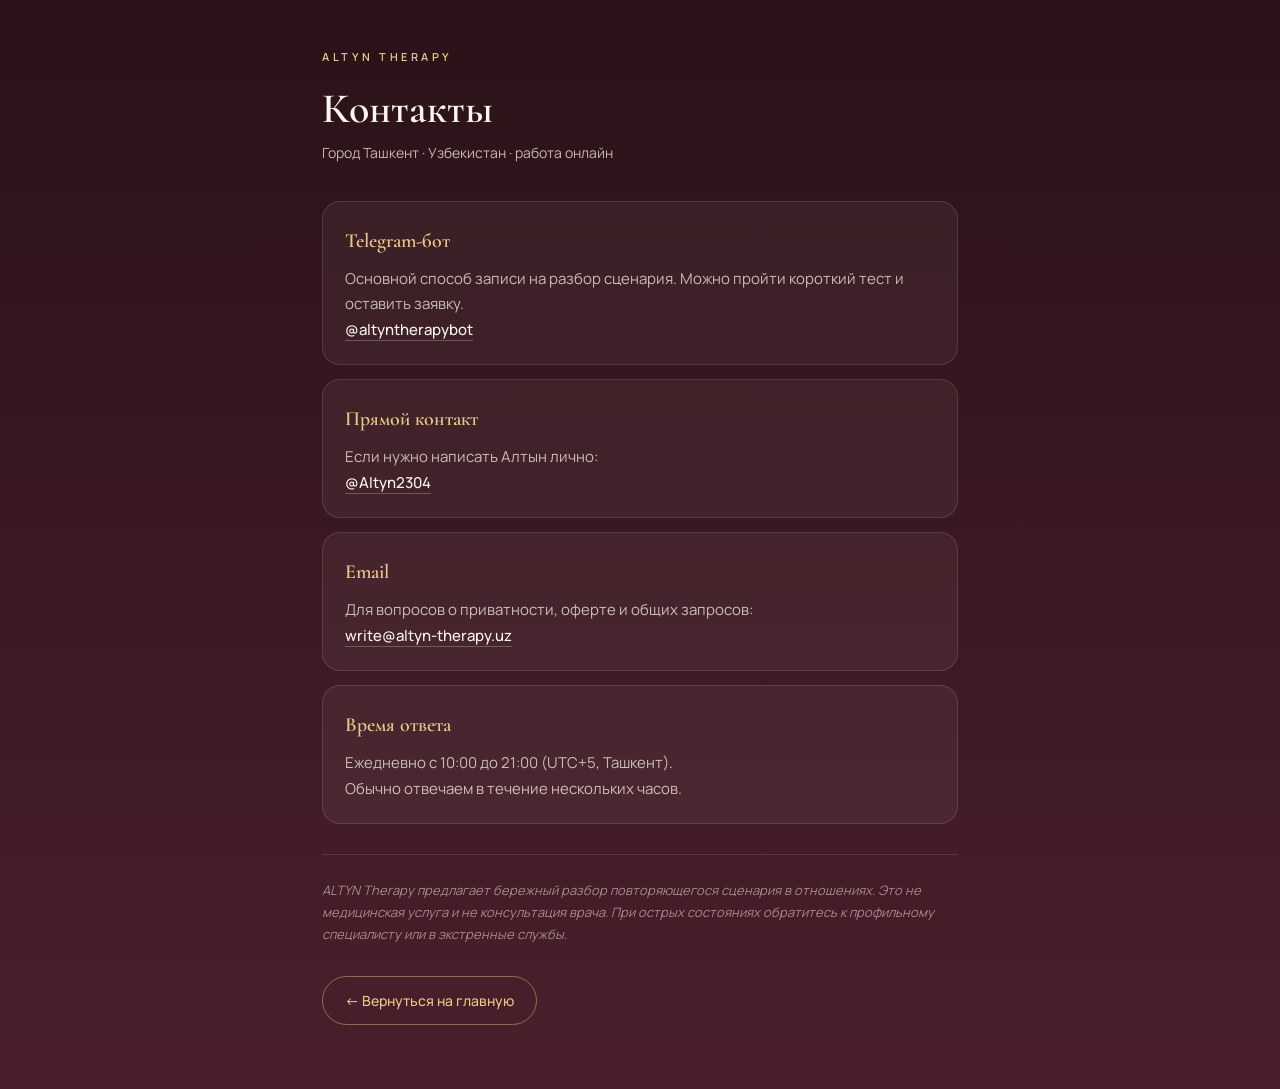
<file: contact/index.html>
<!doctype html>
<html lang="ru">
<head>
  <meta charset="UTF-8" />
  <meta name="viewport" content="width=device-width, initial-scale=1.0, viewport-fit=cover" />
  <title>Контакты — ALTYN Therapy</title>
  <meta name="description" content="Как связаться с ALTYN Therapy. Telegram-бот, прямой контакт, время ответа, город." />
  <meta name="robots" content="index, follow" />
  <link rel="canonical" href="https://www.altyn-therapy.uz/contact/" />
  <link rel="icon" type="image/svg+xml" href="/favicon.svg" />
  <meta name="theme-color" content="#2A1218" />
  <meta property="og:type" content="article" />
  <meta property="og:title" content="Контакты — ALTYN Therapy" />
  <meta property="og:url" content="https://www.altyn-therapy.uz/contact/" />
  <meta property="og:image" content="https://www.altyn-therapy.uz/og-image.jpg" />
  <link rel="preconnect" href="https://fonts.googleapis.com" />
  <link rel="preconnect" href="https://fonts.gstatic.com" crossorigin />
  <link href="https://fonts.googleapis.com/css2?family=Cormorant+Garamond:wght@500;600&family=Manrope:wght@300;400;500;600;700&display=swap" rel="stylesheet" />
  <style>
    :root{--bg-1:#2A1218;--bg-2:#4A1F2B;--ink:#fdf6ec;--ink-dim:rgba(253,246,236,.72);--gold:#e9c98a;--rule:rgba(253,246,236,.12)}
    *{box-sizing:border-box}html,body{margin:0;padding:0;background:linear-gradient(180deg,var(--bg-1),var(--bg-2))}
    body{font-family:'Manrope',system-ui,sans-serif;color:var(--ink);line-height:1.7;font-size:16px;-webkit-font-smoothing:antialiased}
    .wrap{max-width:680px;margin:0 auto;padding:48px 22px 64px}
    .brand{font-size:11px;letter-spacing:.32em;text-transform:uppercase;color:var(--gold);font-weight:600;margin-bottom:18px}
    h1{font-family:'Cormorant Garamond',Georgia,serif;font-size:clamp(30px,5vw,42px);font-weight:600;line-height:1.15;margin:0 0 8px}
    .sub{color:var(--ink-dim);font-size:14px;margin-bottom:36px}
    .card{background:rgba(253,246,236,.05);border:1px solid var(--rule);border-radius:18px;padding:22px;margin:14px 0}
    .card h3{font-family:'Cormorant Garamond',Georgia,serif;font-size:20px;margin:0 0 8px;color:var(--gold);font-weight:600}
    .card p{margin:0;color:var(--ink-dim);font-size:15px}
    .card a{color:var(--ink);text-decoration:none;border-bottom:1px solid rgba(253,246,236,.25);font-weight:500}
    .card a:hover{border-color:var(--ink)}
    .disclaimer{font-size:13px;color:rgba(253,246,236,.5);font-style:italic;margin-top:30px;padding-top:24px;border-top:1px solid var(--rule)}
    .back{display:inline-block;margin-top:30px;padding:12px 22px;border-radius:999px;border:1px solid rgba(233,201,138,.45);color:var(--gold);font-weight:500;font-size:14px;text-decoration:none}
  </style>
  <!-- Google tag (gtag.js) — Google Ads + GA4 -->
  <script async src="https://www.googletagmanager.com/gtag/js?id=AW-17919603900"></script>
  <script>
    window.dataLayer = window.dataLayer || [];
    function gtag(){dataLayer.push(arguments);}
    gtag('js', new Date());
    gtag('config', 'AW-17919603900');
  </script>
</head>
<body>
  <main class="wrap" data-testid="contact-page">
    <div class="brand">ALTYN Therapy</div>
    <h1>Контакты</h1>
    <div class="sub">Город Ташкент · Узбекистан · работа онлайн</div>

    <div class="card" data-testid="contact-bot">
      <h3>Telegram-бот</h3>
      <p>Основной способ записи на разбор сценария. Можно пройти короткий тест и оставить заявку.<br/>
      <a href="https://t.me/altyntherapybot" rel="noopener" target="_blank">@altyntherapybot</a></p>
    </div>

    <div class="card" data-testid="contact-direct">
      <h3>Прямой контакт</h3>
      <p>Если нужно написать Алтын лично:<br/>
      <a href="https://t.me/Altyn2304" rel="noopener" target="_blank">@Altyn2304</a></p>
    </div>

    <div class="card" data-testid="contact-email">
      <h3>Email</h3>
      <p>Для вопросов о приватности, оферте и общих запросов:<br/>
      <a href="mailto:write@altyn-therapy.uz">write@altyn-therapy.uz</a></p>
    </div>

    <div class="card" data-testid="contact-hours">
      <h3>Время ответа</h3>
      <p>Ежедневно с 10:00 до 21:00 (UTC+5, Ташкент).<br/>
      Обычно отвечаем в течение нескольких часов.</p>
    </div>

    <div class="disclaimer">
      ALTYN Therapy предлагает бережный разбор повторяющегося сценария в отношениях. Это не медицинская услуга и не консультация врача. При острых состояниях обратитесь к профильному специалисту или в экстренные службы.
    </div>

    <a class="back" href="/" data-testid="contact-back">← Вернуться на главную</a>
  </main>
</body>
</html>
</file>
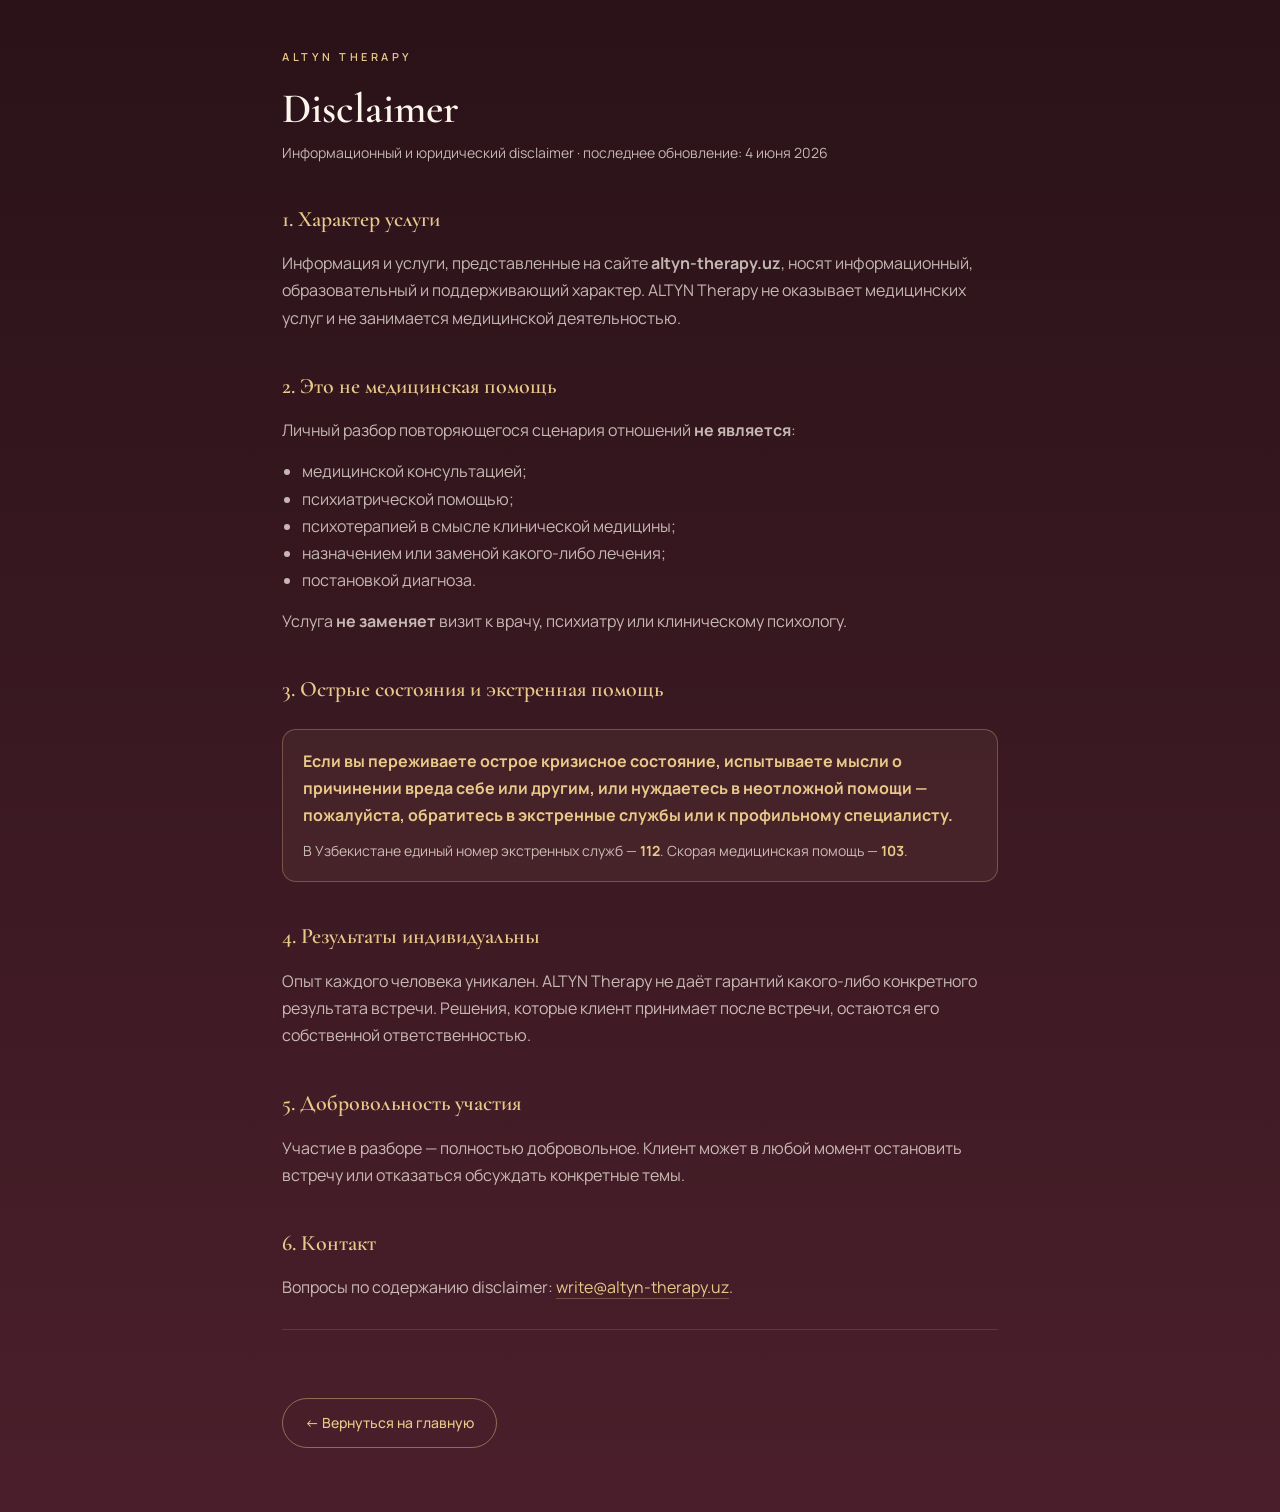
<file: disclaimer/index.html>
<!doctype html>
<html lang="ru">
<head>
  <meta charset="UTF-8" />
  <meta name="viewport" content="width=device-width, initial-scale=1.0, viewport-fit=cover" />
  <title>Disclaimer — ALTYN Therapy</title>
  <meta name="description" content="Информационный и юридический disclaimer ALTYN Therapy. Услуга носит исследовательский характер и не является медицинской консультацией." />
  <meta name="robots" content="index, follow" />
  <link rel="canonical" href="https://www.altyn-therapy.uz/disclaimer/" />
  <link rel="icon" type="image/svg+xml" href="/favicon.svg" />
  <meta name="theme-color" content="#2A1218" />
  <meta property="og:type" content="article" />
  <meta property="og:title" content="Disclaimer — ALTYN Therapy" />
  <meta property="og:url" content="https://www.altyn-therapy.uz/disclaimer/" />
  <meta property="og:image" content="https://www.altyn-therapy.uz/og-image.jpg" />
  <link rel="preconnect" href="https://fonts.googleapis.com" />
  <link rel="preconnect" href="https://fonts.gstatic.com" crossorigin />
  <link href="https://fonts.googleapis.com/css2?family=Cormorant+Garamond:wght@500;600&family=Manrope:wght@300;400;500;600;700&display=swap" rel="stylesheet" />
  <style>
    :root{--bg-1:#2A1218;--bg-2:#4A1F2B;--ink:#fdf6ec;--ink-dim:rgba(253,246,236,.72);--gold:#e9c98a;--rule:rgba(253,246,236,.12)}
    *{box-sizing:border-box}html,body{margin:0;padding:0;background:linear-gradient(180deg,var(--bg-1),var(--bg-2))}
    body{font-family:'Manrope',system-ui,sans-serif;color:var(--ink);line-height:1.7;font-size:16px;-webkit-font-smoothing:antialiased}
    .wrap{max-width:760px;margin:0 auto;padding:48px 22px 64px}
    .brand{font-size:11px;letter-spacing:.32em;text-transform:uppercase;color:var(--gold);font-weight:600;margin-bottom:18px}
    h1{font-family:'Cormorant Garamond',Georgia,serif;font-size:clamp(30px,5vw,42px);font-weight:600;line-height:1.15;margin:0 0 8px}
    .sub{color:var(--ink-dim);font-size:14px;margin-bottom:36px}
    h2{font-family:'Cormorant Garamond',Georgia,serif;font-size:22px;font-weight:600;margin:36px 0 12px;color:var(--gold)}
    p{margin:0 0 14px;color:var(--ink-dim)}
    .crisis-box{background:rgba(233,201,138,.06);border:1px solid rgba(233,201,138,.3);border-radius:14px;padding:18px 20px;margin:20px 0;color:var(--ink)}
    .crisis-box strong{color:var(--gold)}
    a{color:var(--gold);text-decoration:none;border-bottom:1px solid rgba(233,201,138,.3)}
    a:hover{border-color:var(--gold)}
    .back{display:inline-block;margin-top:40px;padding:12px 22px;border-radius:999px;border:1px solid rgba(233,201,138,.45);color:var(--gold);font-weight:500;font-size:14px}
    hr{border:0;border-top:1px solid var(--rule);margin:28px 0}
  </style>
  <!-- Google tag (gtag.js) — Google Ads + GA4 -->
  <script async src="https://www.googletagmanager.com/gtag/js?id=AW-17919603900"></script>
  <script>
    window.dataLayer = window.dataLayer || [];
    function gtag(){dataLayer.push(arguments);}
    gtag('js', new Date());
    gtag('config', 'AW-17919603900');
  </script>
</head>
<body>
  <main class="wrap" data-testid="disclaimer-page">
    <div class="brand">ALTYN Therapy</div>
    <h1>Disclaimer</h1>
    <div class="sub">Информационный и юридический disclaimer · последнее обновление: 4 июня 2026</div>

    <h2>1. Характер услуги</h2>
    <p>Информация и услуги, представленные на сайте <strong>altyn-therapy.uz</strong>, носят информационный, образовательный и поддерживающий характер. ALTYN Therapy не оказывает медицинских услуг и не занимается медицинской деятельностью.</p>

    <h2>2. Это не медицинская помощь</h2>
    <p>Личный разбор повторяющегося сценария отношений <strong>не является</strong>:</p>
    <ul style="padding-left:20px;color:var(--ink-dim);margin:0 0 14px">
      <li>медицинской консультацией;</li>
      <li>психиатрической помощью;</li>
      <li>психотерапией в смысле клинической медицины;</li>
      <li>назначением или заменой какого-либо лечения;</li>
      <li>постановкой диагноза.</li>
    </ul>
    <p>Услуга <strong>не заменяет</strong> визит к врачу, психиатру или клиническому психологу.</p>

    <h2>3. Острые состояния и экстренная помощь</h2>
    <div class="crisis-box">
      <p style="margin:0;color:var(--ink)"><strong>Если вы переживаете острое кризисное состояние, испытываете мысли о причинении вреда себе или другим, или нуждаетесь в неотложной помощи — пожалуйста, обратитесь в экстренные службы или к профильному специалисту.</strong></p>
      <p style="margin:10px 0 0;color:var(--ink-dim);font-size:14px">В Узбекистане единый номер экстренных служб — <strong>112</strong>. Скорая медицинская помощь — <strong>103</strong>.</p>
    </div>

    <h2>4. Результаты индивидуальны</h2>
    <p>Опыт каждого человека уникален. ALTYN Therapy не даёт гарантий какого-либо конкретного результата встречи. Решения, которые клиент принимает после встречи, остаются его собственной ответственностью.</p>

    <h2>5. Добровольность участия</h2>
    <p>Участие в разборе — полностью добровольное. Клиент может в любой момент остановить встречу или отказаться обсуждать конкретные темы.</p>

    <h2>6. Контакт</h2>
    <p>Вопросы по содержанию disclaimer: <a href="mailto:write@altyn-therapy.uz">write@altyn-therapy.uz</a>.</p>

    <hr />
    <a class="back" href="/" data-testid="disclaimer-back">← Вернуться на главную</a>
  </main>
</body>
</html>
</file>
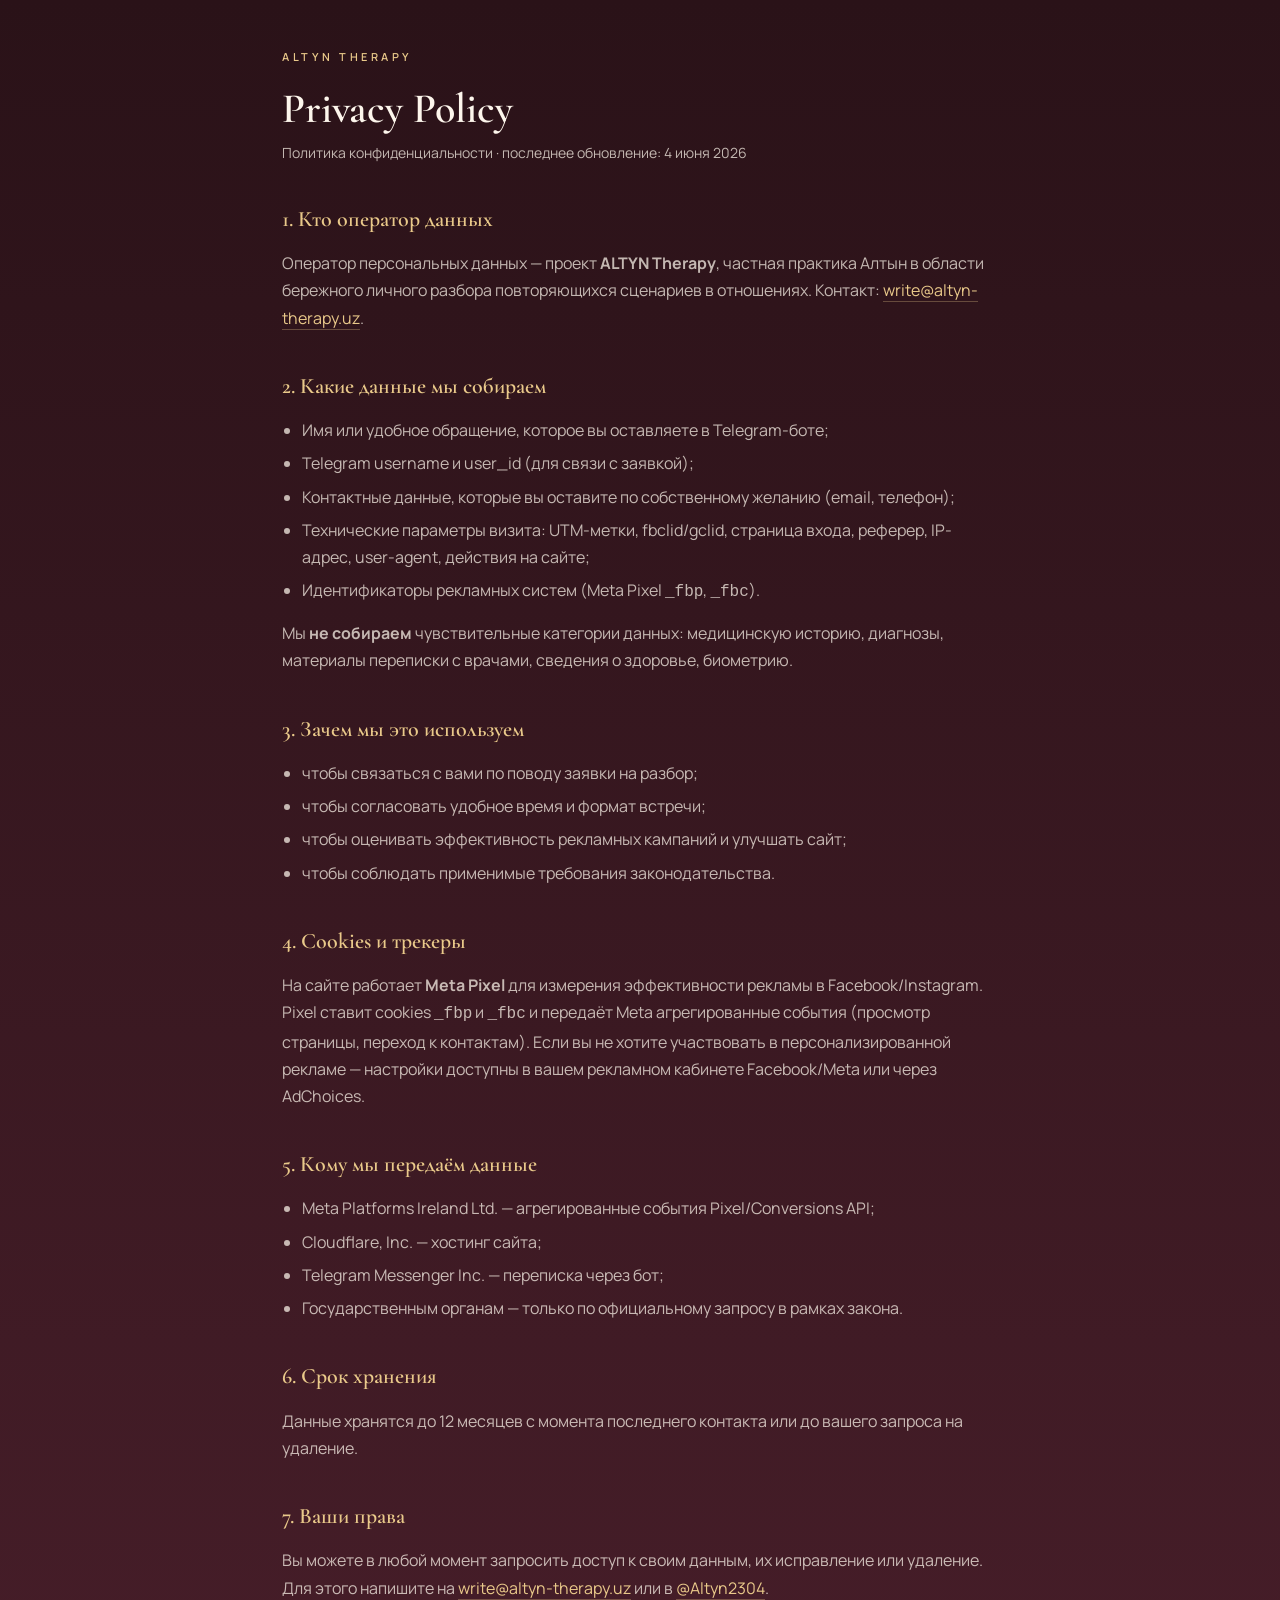
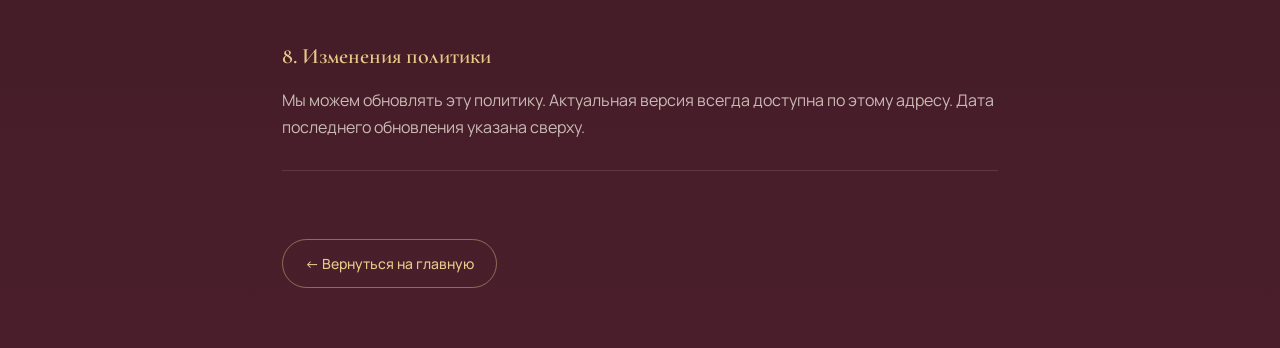
<file: privacy/index.html>
<!doctype html>
<html lang="ru">
<head>
  <meta charset="UTF-8" />
  <meta name="viewport" content="width=device-width, initial-scale=1.0, viewport-fit=cover" />
  <title>Privacy Policy — ALTYN Therapy</title>
  <meta name="description" content="Политика конфиденциальности ALTYN Therapy. Какие данные мы собираем, зачем и как их защищаем." />
  <meta name="robots" content="index, follow" />
  <link rel="canonical" href="https://www.altyn-therapy.uz/privacy/" />
  <link rel="icon" type="image/svg+xml" href="/favicon.svg" />
  <meta name="theme-color" content="#2A1218" />
  <meta property="og:type" content="article" />
  <meta property="og:title" content="Privacy Policy — ALTYN Therapy" />
  <meta property="og:url" content="https://www.altyn-therapy.uz/privacy/" />
  <meta property="og:image" content="https://www.altyn-therapy.uz/og-image.jpg" />
  <link rel="preconnect" href="https://fonts.googleapis.com" />
  <link rel="preconnect" href="https://fonts.gstatic.com" crossorigin />
  <link href="https://fonts.googleapis.com/css2?family=Cormorant+Garamond:wght@500;600&family=Manrope:wght@300;400;500;600;700&display=swap" rel="stylesheet" />
  <style>
    :root{--bg-1:#2A1218;--bg-2:#4A1F2B;--ink:#fdf6ec;--ink-dim:rgba(253,246,236,.72);--gold:#e9c98a;--rule:rgba(253,246,236,.12)}
    *{box-sizing:border-box}html,body{margin:0;padding:0;background:linear-gradient(180deg,var(--bg-1),var(--bg-2))}
    body{font-family:'Manrope',system-ui,sans-serif;color:var(--ink);-webkit-font-smoothing:antialiased;line-height:1.7;font-size:16px}
    .wrap{max-width:760px;margin:0 auto;padding:48px 22px 64px}
    .brand{font-size:11px;letter-spacing:.32em;text-transform:uppercase;color:var(--gold);font-weight:600;margin-bottom:18px}
    h1{font-family:'Cormorant Garamond',Georgia,serif;font-size:clamp(30px,5vw,42px);font-weight:600;line-height:1.15;margin:0 0 8px}
    .sub{color:var(--ink-dim);font-size:14px;margin-bottom:36px}
    h2{font-family:'Cormorant Garamond',Georgia,serif;font-size:22px;font-weight:600;margin:36px 0 12px;color:var(--gold)}
    p{margin:0 0 14px;color:var(--ink-dim)}
    ul{padding-left:20px;margin:0 0 14px;color:var(--ink-dim)}
    ul li{margin-bottom:6px}
    a{color:var(--gold);text-decoration:none;border-bottom:1px solid rgba(233,201,138,.3)}
    a:hover{border-color:var(--gold)}
    .back{display:inline-block;margin-top:40px;padding:12px 22px;border-radius:999px;border:1px solid rgba(233,201,138,.45);color:var(--gold);font-weight:500;font-size:14px}
    .back:hover{background:rgba(233,201,138,.08)}
    hr{border:0;border-top:1px solid var(--rule);margin:28px 0}
  </style>
  <!-- Google tag (gtag.js) — Google Ads + GA4 -->
  <script async src="https://www.googletagmanager.com/gtag/js?id=AW-17919603900"></script>
  <script>
    window.dataLayer = window.dataLayer || [];
    function gtag(){dataLayer.push(arguments);}
    gtag('js', new Date());
    gtag('config', 'AW-17919603900');
  </script>
</head>
<body>
  <main class="wrap" data-testid="privacy-page">
    <div class="brand">ALTYN Therapy</div>
    <h1>Privacy Policy</h1>
    <div class="sub">Политика конфиденциальности · последнее обновление: 4 июня 2026</div>

    <h2>1. Кто оператор данных</h2>
    <p>Оператор персональных данных — проект <strong>ALTYN Therapy</strong>, частная практика Алтын в области бережного личного разбора повторяющихся сценариев в отношениях. Контакт: <a href="mailto:write@altyn-therapy.uz">write@altyn-therapy.uz</a>.</p>

    <h2>2. Какие данные мы собираем</h2>
    <ul>
      <li>Имя или удобное обращение, которое вы оставляете в Telegram-боте;</li>
      <li>Telegram username и user_id (для связи с заявкой);</li>
      <li>Контактные данные, которые вы оставите по собственному желанию (email, телефон);</li>
      <li>Технические параметры визита: UTM-метки, fbclid/gclid, страница входа, реферер, IP-адрес, user-agent, действия на сайте;</li>
      <li>Идентификаторы рекламных систем (Meta Pixel <code>_fbp</code>, <code>_fbc</code>).</li>
    </ul>
    <p>Мы <strong>не собираем</strong> чувствительные категории данных: медицинскую историю, диагнозы, материалы переписки с врачами, сведения о здоровье, биометрию.</p>

    <h2>3. Зачем мы это используем</h2>
    <ul>
      <li>чтобы связаться с вами по поводу заявки на разбор;</li>
      <li>чтобы согласовать удобное время и формат встречи;</li>
      <li>чтобы оценивать эффективность рекламных кампаний и улучшать сайт;</li>
      <li>чтобы соблюдать применимые требования законодательства.</li>
    </ul>

    <h2>4. Cookies и трекеры</h2>
    <p>На сайте работает <strong>Meta Pixel</strong> для измерения эффективности рекламы в Facebook/Instagram. Pixel ставит cookies <code>_fbp</code> и <code>_fbc</code> и передаёт Meta агрегированные события (просмотр страницы, переход к контактам). Если вы не хотите участвовать в персонализированной рекламе — настройки доступны в вашем рекламном кабинете Facebook/Meta или через AdChoices.</p>

    <h2>5. Кому мы передаём данные</h2>
    <ul>
      <li>Meta Platforms Ireland Ltd. — агрегированные события Pixel/Conversions API;</li>
      <li>Cloudflare, Inc. — хостинг сайта;</li>
      <li>Telegram Messenger Inc. — переписка через бот;</li>
      <li>Государственным органам — только по официальному запросу в рамках закона.</li>
    </ul>

    <h2>6. Срок хранения</h2>
    <p>Данные хранятся до 12 месяцев с момента последнего контакта или до вашего запроса на удаление.</p>

    <h2>7. Ваши права</h2>
    <p>Вы можете в любой момент запросить доступ к своим данным, их исправление или удаление. Для этого напишите на <a href="mailto:write@altyn-therapy.uz">write@altyn-therapy.uz</a> или в <a href="https://t.me/Altyn2304">@Altyn2304</a>.</p>

    <h2>8. Изменения политики</h2>
    <p>Мы можем обновлять эту политику. Актуальная версия всегда доступна по этому адресу. Дата последнего обновления указана сверху.</p>

    <hr />
    <a class="back" href="/" data-testid="privacy-back">← Вернуться на главную</a>
  </main>
</body>
</html>
</file>
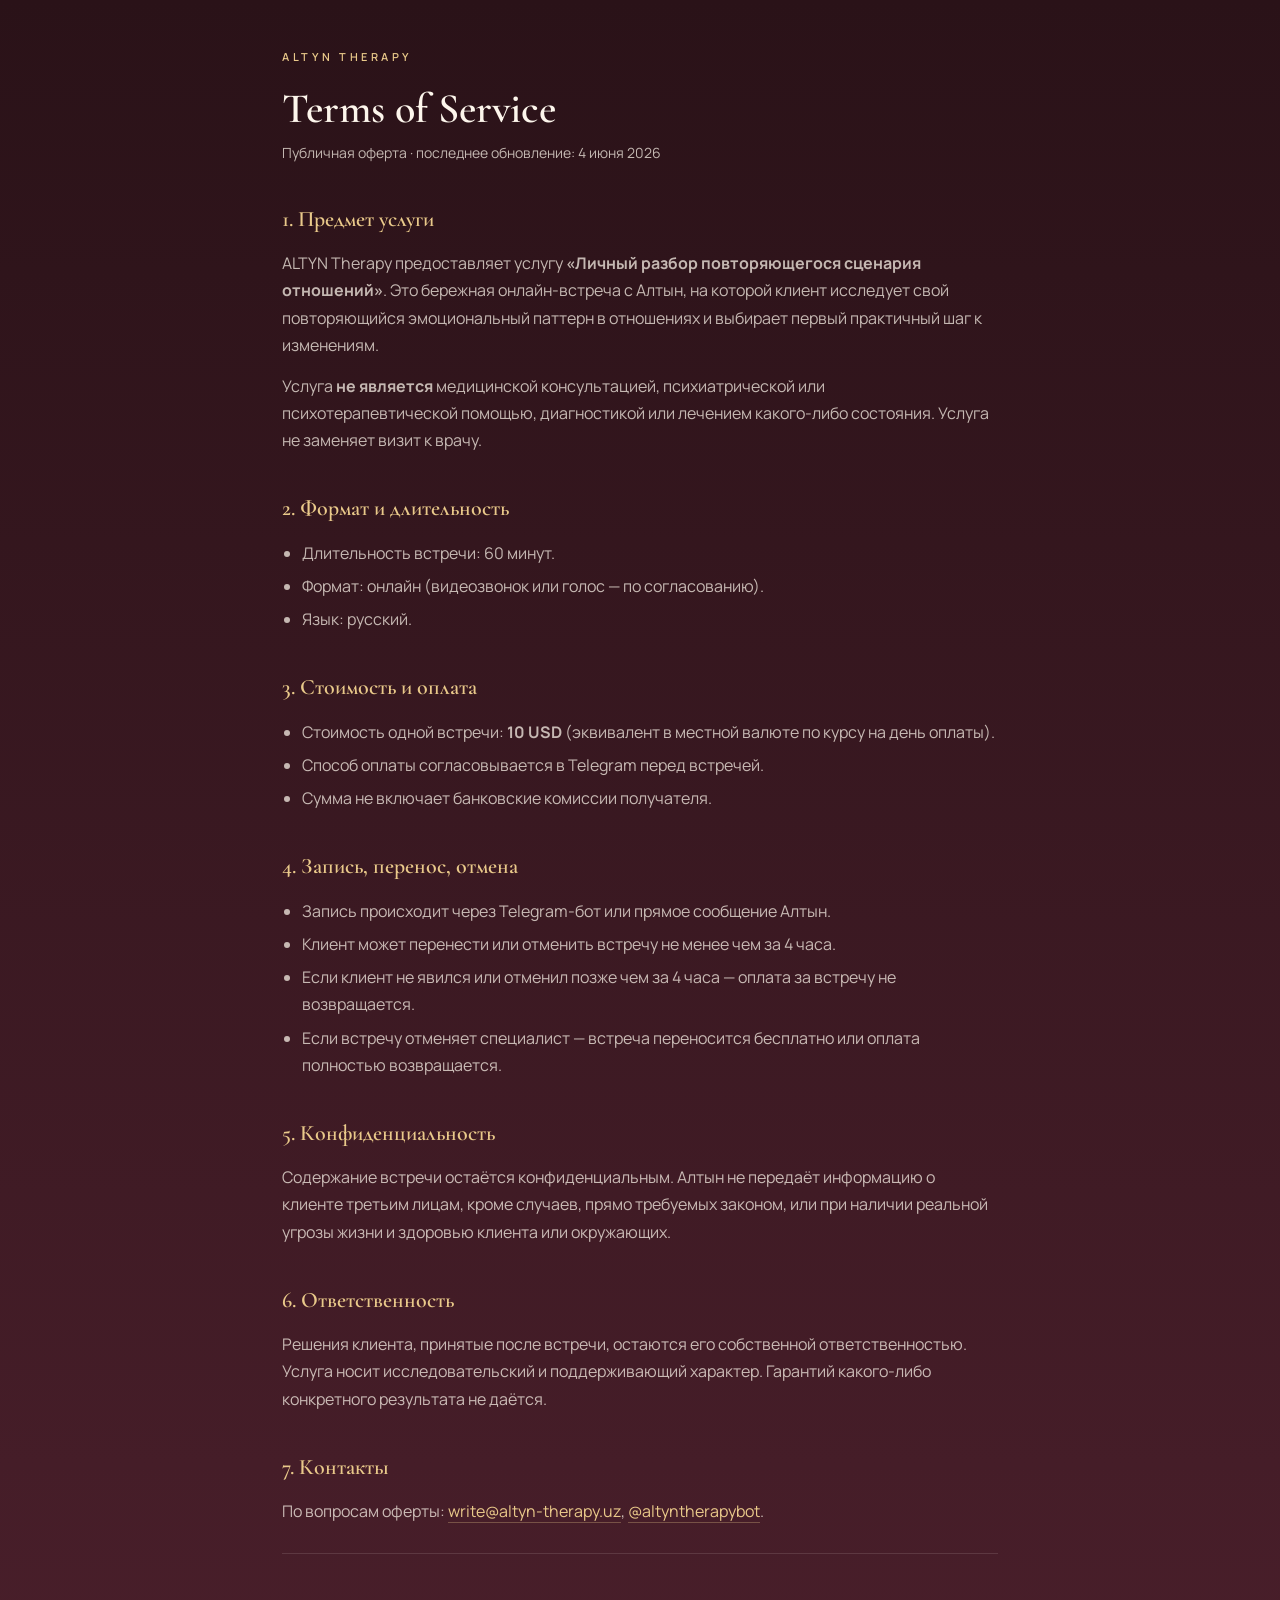
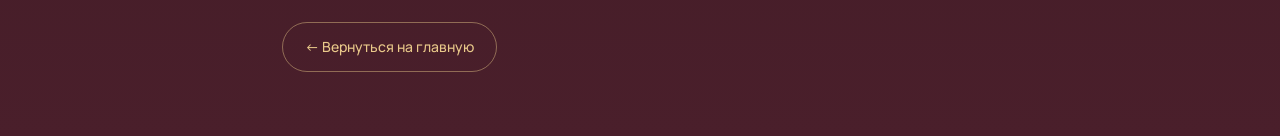
<file: terms/index.html>
<!doctype html>
<html lang="ru">
<head>
  <meta charset="UTF-8" />
  <meta name="viewport" content="width=device-width, initial-scale=1.0, viewport-fit=cover" />
  <title>Terms of Service — ALTYN Therapy</title>
  <meta name="description" content="Публичная оферта на услугу личного разбора повторяющегося сценария отношений. 60 минут онлайн за 10$." />
  <meta name="robots" content="index, follow" />
  <link rel="canonical" href="https://www.altyn-therapy.uz/terms/" />
  <link rel="icon" type="image/svg+xml" href="/favicon.svg" />
  <meta name="theme-color" content="#2A1218" />
  <meta property="og:type" content="article" />
  <meta property="og:title" content="Terms of Service — ALTYN Therapy" />
  <meta property="og:url" content="https://www.altyn-therapy.uz/terms/" />
  <meta property="og:image" content="https://www.altyn-therapy.uz/og-image.jpg" />
  <link rel="preconnect" href="https://fonts.googleapis.com" />
  <link rel="preconnect" href="https://fonts.gstatic.com" crossorigin />
  <link href="https://fonts.googleapis.com/css2?family=Cormorant+Garamond:wght@500;600&family=Manrope:wght@300;400;500;600;700&display=swap" rel="stylesheet" />
  <style>
    :root{--bg-1:#2A1218;--bg-2:#4A1F2B;--ink:#fdf6ec;--ink-dim:rgba(253,246,236,.72);--gold:#e9c98a;--rule:rgba(253,246,236,.12)}
    *{box-sizing:border-box}html,body{margin:0;padding:0;background:linear-gradient(180deg,var(--bg-1),var(--bg-2))}
    body{font-family:'Manrope',system-ui,sans-serif;color:var(--ink);line-height:1.7;font-size:16px;-webkit-font-smoothing:antialiased}
    .wrap{max-width:760px;margin:0 auto;padding:48px 22px 64px}
    .brand{font-size:11px;letter-spacing:.32em;text-transform:uppercase;color:var(--gold);font-weight:600;margin-bottom:18px}
    h1{font-family:'Cormorant Garamond',Georgia,serif;font-size:clamp(30px,5vw,42px);font-weight:600;line-height:1.15;margin:0 0 8px}
    .sub{color:var(--ink-dim);font-size:14px;margin-bottom:36px}
    h2{font-family:'Cormorant Garamond',Georgia,serif;font-size:22px;font-weight:600;margin:36px 0 12px;color:var(--gold)}
    p{margin:0 0 14px;color:var(--ink-dim)}
    ul{padding-left:20px;margin:0 0 14px;color:var(--ink-dim)}
    ul li{margin-bottom:6px}
    a{color:var(--gold);text-decoration:none;border-bottom:1px solid rgba(233,201,138,.3)}
    a:hover{border-color:var(--gold)}
    .back{display:inline-block;margin-top:40px;padding:12px 22px;border-radius:999px;border:1px solid rgba(233,201,138,.45);color:var(--gold);font-weight:500;font-size:14px}
    hr{border:0;border-top:1px solid var(--rule);margin:28px 0}
  </style>
  <!-- Google tag (gtag.js) — Google Ads + GA4 -->
  <script async src="https://www.googletagmanager.com/gtag/js?id=AW-17919603900"></script>
  <script>
    window.dataLayer = window.dataLayer || [];
    function gtag(){dataLayer.push(arguments);}
    gtag('js', new Date());
    gtag('config', 'AW-17919603900');
  </script>
</head>
<body>
  <main class="wrap" data-testid="terms-page">
    <div class="brand">ALTYN Therapy</div>
    <h1>Terms of Service</h1>
    <div class="sub">Публичная оферта · последнее обновление: 4 июня 2026</div>

    <h2>1. Предмет услуги</h2>
    <p>ALTYN Therapy предоставляет услугу <strong>«Личный разбор повторяющегося сценария отношений»</strong>. Это бережная онлайн-встреча с Алтын, на которой клиент исследует свой повторяющийся эмоциональный паттерн в отношениях и выбирает первый практичный шаг к изменениям.</p>
    <p>Услуга <strong>не является</strong> медицинской консультацией, психиатрической или психотерапевтической помощью, диагностикой или лечением какого-либо состояния. Услуга не заменяет визит к врачу.</p>

    <h2>2. Формат и длительность</h2>
    <ul>
      <li>Длительность встречи: 60 минут.</li>
      <li>Формат: онлайн (видеозвонок или голос — по согласованию).</li>
      <li>Язык: русский.</li>
    </ul>

    <h2>3. Стоимость и оплата</h2>
    <ul>
      <li>Стоимость одной встречи: <strong>10 USD</strong> (эквивалент в местной валюте по курсу на день оплаты).</li>
      <li>Способ оплаты согласовывается в Telegram перед встречей.</li>
      <li>Сумма не включает банковские комиссии получателя.</li>
    </ul>

    <h2>4. Запись, перенос, отмена</h2>
    <ul>
      <li>Запись происходит через Telegram-бот или прямое сообщение Алтын.</li>
      <li>Клиент может перенести или отменить встречу не менее чем за 4 часа.</li>
      <li>Если клиент не явился или отменил позже чем за 4 часа — оплата за встречу не возвращается.</li>
      <li>Если встречу отменяет специалист — встреча переносится бесплатно или оплата полностью возвращается.</li>
    </ul>

    <h2>5. Конфиденциальность</h2>
    <p>Содержание встречи остаётся конфиденциальным. Алтын не передаёт информацию о клиенте третьим лицам, кроме случаев, прямо требуемых законом, или при наличии реальной угрозы жизни и здоровью клиента или окружающих.</p>

    <h2>6. Ответственность</h2>
    <p>Решения клиента, принятые после встречи, остаются его собственной ответственностью. Услуга носит исследовательский и поддерживающий характер. Гарантий какого-либо конкретного результата не даётся.</p>

    <h2>7. Контакты</h2>
    <p>По вопросам оферты: <a href="mailto:write@altyn-therapy.uz">write@altyn-therapy.uz</a>, <a href="https://t.me/altyntherapybot">@altyntherapybot</a>.</p>

    <hr />
    <a class="back" href="/" data-testid="terms-back">← Вернуться на главную</a>
  </main>
</body>
</html>
</file>
